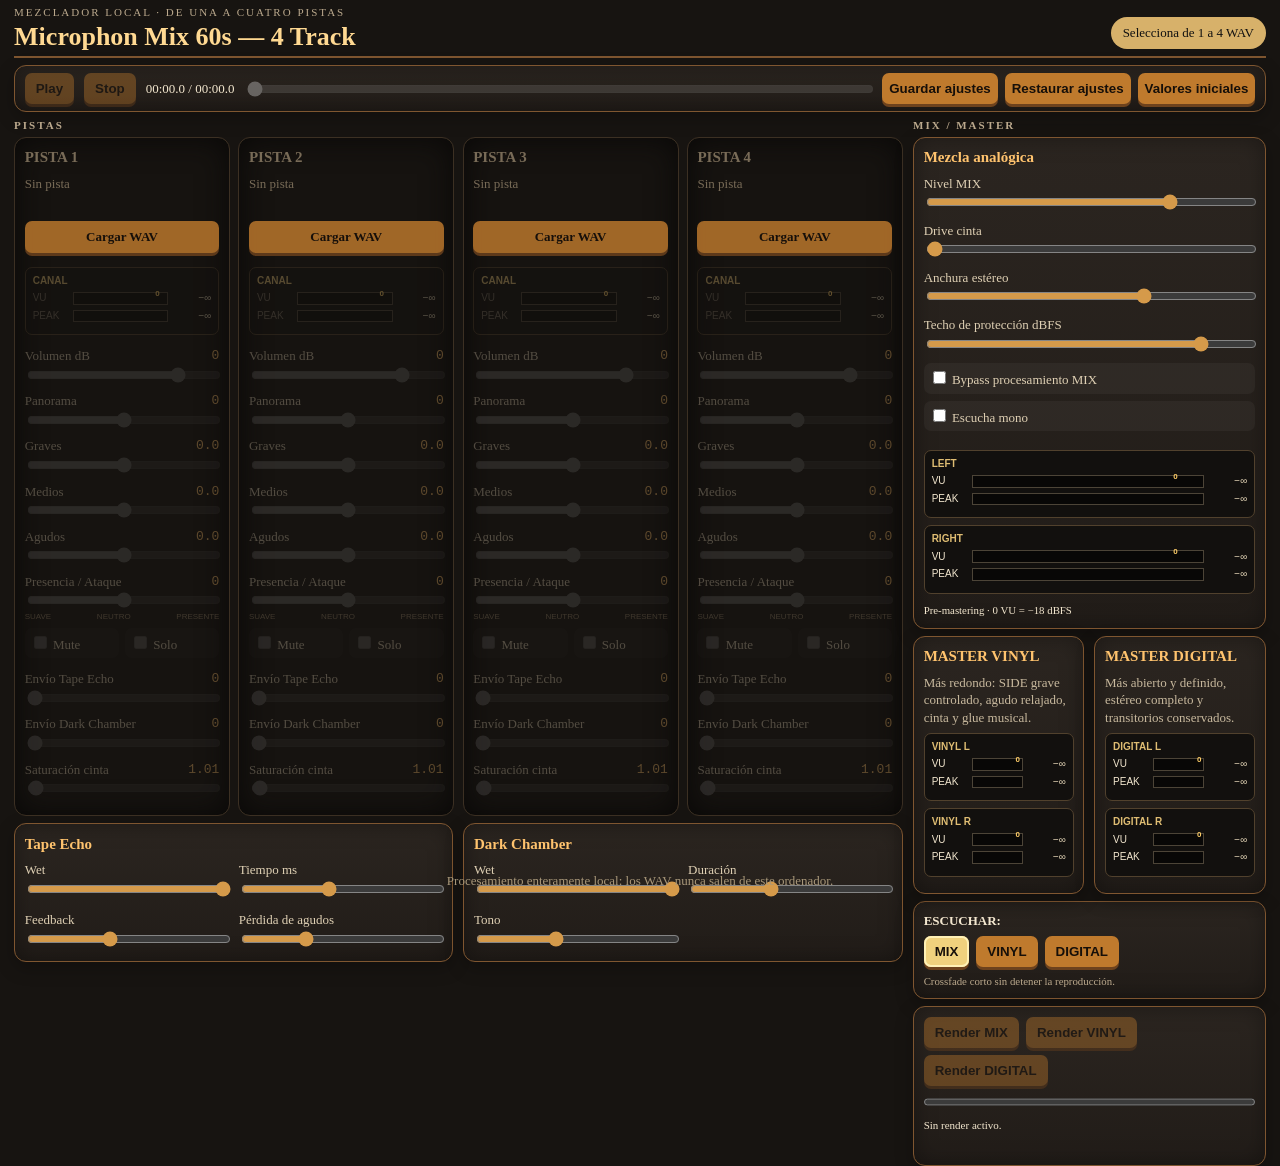
<file: mixer4/index.html>
<!doctype html>
<html lang="es">
<head><meta charset="utf-8"><meta name="viewport" content="width=device-width, initial-scale=1"><title>Microphon Mix 60s — 4 Track</title><link rel="stylesheet" href="style.css"></head>
<body><main class="console">
  <header class="hero"><div><p class="eyebrow">Mezclador local · de una a cuatro pistas</p><h1>Microphon Mix 60s — 4 Track</h1></div><div id="loadStatus" class="status">Selecciona de 1 a 4 WAV</div></header>
  <section class="transport panel"><button id="playBtn" data-audio-action disabled>Play</button><button id="stopBtn" data-audio-action disabled>Stop</button><span id="timeDisplay">00:00.0 / 00:00.0</span><input id="position" data-audio-action type="range" min="0" max="1000" value="0" disabled><div class="settings-buttons"><button id="saveBtn">Guardar ajustes</button><button id="restoreBtn">Restaurar ajustes</button><button id="defaultsBtn">Valores iniciales</button></div></section>
  <div class="desk">
    <section class="track-bank"><h2 class="section-title">PISTAS</h2><section id="channels" class="channels"></section>
      <section class="rack effects"><div class="panel"><h2>Tape Echo</h2><div class="effect-controls"><label>Wet <input data-setting="effects.echo.wet" type="range" min="0" max="1" step="0.01"></label><label>Tiempo ms <input data-setting="effects.echo.time" type="range" min="80" max="900" step="1"></label><label>Feedback <input data-setting="effects.echo.feedback" type="range" min="0" max="0.75" step="0.01"></label><label>Pérdida de agudos <input data-setting="effects.echo.dark" type="range" min="900" max="7000" step="10"></label></div></div><div class="panel"><h2>Dark Chamber</h2><div class="effect-controls"><label>Wet <input data-setting="effects.chamber.wet" type="range" min="0" max="1" step="0.01"></label><label>Duración <input data-setting="effects.chamber.duration" type="range" min="0.4" max="4" step="0.01"></label><label>Tono <input data-setting="effects.chamber.tone" type="range" min="900" max="8000" step="10"></label></div></div></section>
    </section>
    <aside class="master-bank"><h2 class="section-title">MIX / MASTER</h2>
      <section class="mix-section panel"><div><h2>Mezcla analógica</h2><label>Nivel MIX <input data-setting="master.level" type="range" min="-18" max="6" step="0.1"></label><label>Drive cinta <input data-setting="master.drive" type="range" min="1" max="3" step="0.01"></label><label>Anchura estéreo <input data-setting="master.width" type="range" min="0" max="1.5" step="0.01"></label><label>Techo de protección dBFS <input data-setting="master.ceiling" type="range" min="-6" max="-0.1" step="0.1"></label><label class="switch"><input data-setting="master.bypass" type="checkbox"> Bypass procesamiento MIX</label><label class="switch"><input data-setting="master.mono" type="checkbox"> Escucha mono</label></div><div class="stereo-meter" id="mixMeters"></div></section>
      <section class="masters"><article class="panel"><h2>MASTER VINYL</h2><p>Más redondo: SIDE grave controlado, agudo relajado, cinta y glue musical.</p><div id="vinylMeters"></div></article><article class="panel"><h2>MASTER DIGITAL</h2><p>Más abierto y definido, estéreo completo y transitorios conservados.</p><div id="digitalMeters"></div></article></section>
      <section class="listen panel"><strong>ESCUCHAR:</strong><div><button data-route="mix">MIX</button><button data-route="vinyl">VINYL</button><button data-route="digital">DIGITAL</button></div><small>Crossfade corto sin detener la reproducción.</small></section>
      <section class="panel actions"><div class="render-buttons"><button data-render="mix" data-audio-action disabled>Render MIX</button><button data-render="vinyl" data-audio-action disabled>Render VINYL</button><button data-render="digital" data-audio-action disabled>Render DIGITAL</button></div><progress id="renderProgress" value="0" max="100"></progress><span id="renderStatus">Sin render activo.</span><div class="downloads"><a id="download-mix" class="download">Descargar MIX</a><a id="download-vinyl" class="download">Descargar VINYL</a><a id="download-digital" class="download">Descargar DIGITAL</a></div></section>
    </aside>
  </div>
  <footer>Procesamiento enteramente local: los WAV nunca salen de este ordenador.</footer>
</main><script src="wav_encoder.js"></script><script src="app.js"></script></body></html>
</file>
<file: mixer4/style.css>
* { box-sizing: border-box; }
html, body { height: 100%; }
body { margin: 0; background: #171411; color: #f3e7cf; font: clamp(13px,.78vw,16px)/1.35 Georgia, 'Times New Roman', serif; }
.console { width: 100%; height: 100vh; min-height:0; margin: 0 auto; padding: clamp(10px,1.1vw,22px); display:flex; flex-direction:column; }
.hero { min-height:54px; display:flex; justify-content:space-between; gap:18px; align-items:center; border-bottom:2px solid #7f5630; margin-bottom:10px; }
h1 { margin:0 0 7px; font-size:clamp(26px,2vw,39px); color:#ffd992; } h2 { margin:0 0 7px; color:#ffc36e; font-size:clamp(15px,1vw,20px); } p { color:#c8b99e; }
.eyebrow,.section-title { margin:0; color:#bba98d; text-transform:uppercase; letter-spacing:2px; font-size:11px; }.section-title{margin:8px 0 6px}.status{color:#101010;background:#d7b16a;padding:7px 12px;border-radius:20px;white-space:nowrap}
.panel{background:linear-gradient(#2b2520,#211c18);border:1px solid #7f5630;border-radius:12px;padding:clamp(9px,.75vw,15px);box-shadow:inset 0 0 22px rgba(0,0,0,.35),0 6px 18px rgba(0,0,0,.25)}
.transport{display:grid;grid-template-columns:auto auto max-content minmax(180px,1fr) auto;gap:10px;align-items:center;padding-block:9px}.transport #timeDisplay{white-space:nowrap;font-variant-numeric:tabular-nums}.settings-buttons{display:flex;gap:7px}
.desk{flex:1 1 auto;min-height:0;display:grid;grid-template-columns:minmax(800px,4fr) minmax(310px,1.25fr);gap:clamp(10px,.8vw,16px);align-items:start}.channels{display:grid;grid-template-columns:repeat(4,minmax(185px,1fr));gap:clamp(8px,.65vw,13px)}.channel{min-width:0;min-height:0;display:flex;flex-direction:column}.track-name{height:2.6em;overflow-wrap:anywhere;color:#d8c6a6;margin:0 0 6px}.load-label{display:block;text-align:center;cursor:pointer;border-radius:7px;padding:7px;background:#bf7a2d;color:#160f09;font-weight:bold;box-shadow:0 3px 0 #6d421d}.load-label input{display:none}
.channel.empty{background:#161310;border-color:#3c3023;color:#756b5d;box-shadow:inset 0 0 30px #090807}.channel.empty h2,.channel.empty .track-name{color:#786b57}.channel.empty .channel-controls{opacity:.3}.channel.empty .meter-unit{opacity:.32}.channel.empty .load-label{opacity:.82}
button{cursor:pointer;border:0;border-radius:7px;padding:8px 11px;background:#bf7a2d;color:#160f09;font-weight:bold;box-shadow:0 3px 0 #6d421d}button:disabled,input:disabled{opacity:.4;cursor:not-allowed}button.active{background:#f0d17d;box-shadow:inset 0 0 0 2px #fff0b5,0 3px 0 #6d421d}input[type=range]{width:100%;accent-color:#d59a4a}label{display:block;margin:7px 0;color:#dfd0b4}.value{float:right;color:#ffc36e;font-family:monospace}.switch{padding:5px;background:rgba(255,255,255,.04);border-radius:7px}.mini-buttons{display:grid;grid-template-columns:1fr 1fr;gap:6px}.channel-controls{flex:1;min-width:0}.channel-controls>label{margin-block:5px}.channel-controls>.presence-scale{display:flex;justify-content:space-between;margin-top:-6px;color:#9f8c70;font:8px Arial,sans-serif}
.rack,.masters{display:grid;grid-template-columns:repeat(2,minmax(0,1fr));gap:10px}.rack{margin-top:10px}.effect-controls{display:grid;grid-template-columns:repeat(4,minmax(0,1fr));gap:10px}.effect-controls label{margin:0}.master-bank{min-width:0}.mix-section{display:grid;grid-template-columns:1fr;gap:5px}.masters{margin-top:10px}.masters p{min-height:3.7em;margin:4px 0}.listen{display:grid;gap:7px;margin:10px 0}.listen>div,.render-buttons,.downloads{display:flex;flex-wrap:wrap;gap:7px}.listen small{color:#bba98d}
.meter-unit{margin:7px 0;padding:7px;border-radius:7px;background:#12100e;border:1px solid #51412d;font:10px/1.2 Arial,sans-serif}.meter-unit>strong{display:block;color:#dfbd73;margin-bottom:5px}.meter-row{display:grid;grid-template-columns:35px 1fr 38px;gap:5px;align-items:center;margin:5px 0}.meter-row output{text-align:right;color:#e8d9ba}.meter-track{height:clamp(10px,1.4vh,15px);position:relative;background:#080706;border:1px solid #4c4437}.meter-track i{display:block;width:0;height:100%;transition:width 45ms linear;background:linear-gradient(90deg,#497c3c 0 68%,#d29b34 85%,#bd442d 100%)}.vu-zero{position:absolute;left:87%;top:-4px;color:#ffce68;font-size:8px}.meter-unit.clipping{border-color:#ff4030;box-shadow:0 0 10px rgba(255,40,20,.65)}
.actions{display:grid;gap:9px}.actions #renderStatus{font-size:11px;overflow-wrap:anywhere}.downloads{min-height:1em}progress{width:100%;height:14px;accent-color:#d59a4a}.download{display:none;color:#ffd992;font-weight:bold}.download.ready{display:inline-block}footer{padding:12px 0 0;color:#a9987a;text-align:center}
@media (max-height:950px) and (min-width:1200px){.console{padding-block:10px}.hero{min-height:48px;margin-bottom:7px}.transport{padding-block:7px}.section-title{margin-block:6px 4px}.rack,.masters{margin-top:7px}.listen{margin-block:7px}footer{padding-top:8px}}
@media (max-height:820px) and (min-width:1200px){.console{padding-block:7px}.hero{min-height:42px;margin-bottom:5px}h1{margin-bottom:3px}.panel{padding-block:7px}.transport{padding-block:5px}.channel-controls label{margin-block:4px}.meter-unit{margin-block:5px;padding-block:5px}.meter-row{margin-block:3px}.rack,.masters{margin-top:5px}.masters p{min-height:0;margin-block:2px;font-size:11px}.listen{gap:5px;margin-block:5px}.actions{gap:6px}footer{padding-top:5px}}
@media (max-height:700px) and (min-width:1200px){.console{height:auto;min-height:100vh}.hero{min-height:38px}.load-label,button{padding-block:6px}.masters p{display:none}.listen small{font-size:10px}}
@media(max-width:1450px){.desk{grid-template-columns:minmax(760px,3.4fr) minmax(300px,1.35fr)}.settings-buttons button{padding-inline:7px}.effect-controls{grid-template-columns:repeat(2,1fr)}}
@media(max-width:1100px){.console{min-width:1020px}.desk{grid-template-columns:minmax(760px,1fr) 310px;overflow:visible}.transport{grid-template-columns:auto auto max-content minmax(150px,1fr)}.settings-buttons{grid-column:1/-1;justify-content:flex-end}}
@media(max-width:700px){body{overflow-x:auto}.hero{display:block}.console{min-width:820px}.desk{grid-template-columns:1fr}.master-bank{display:grid;grid-template-columns:1fr 1fr;gap:10px}.master-bank>.section-title{grid-column:1/-1}.masters{margin:0}.listen,.actions{margin:0}.rack{grid-template-columns:1fr 1fr}}
</file>
